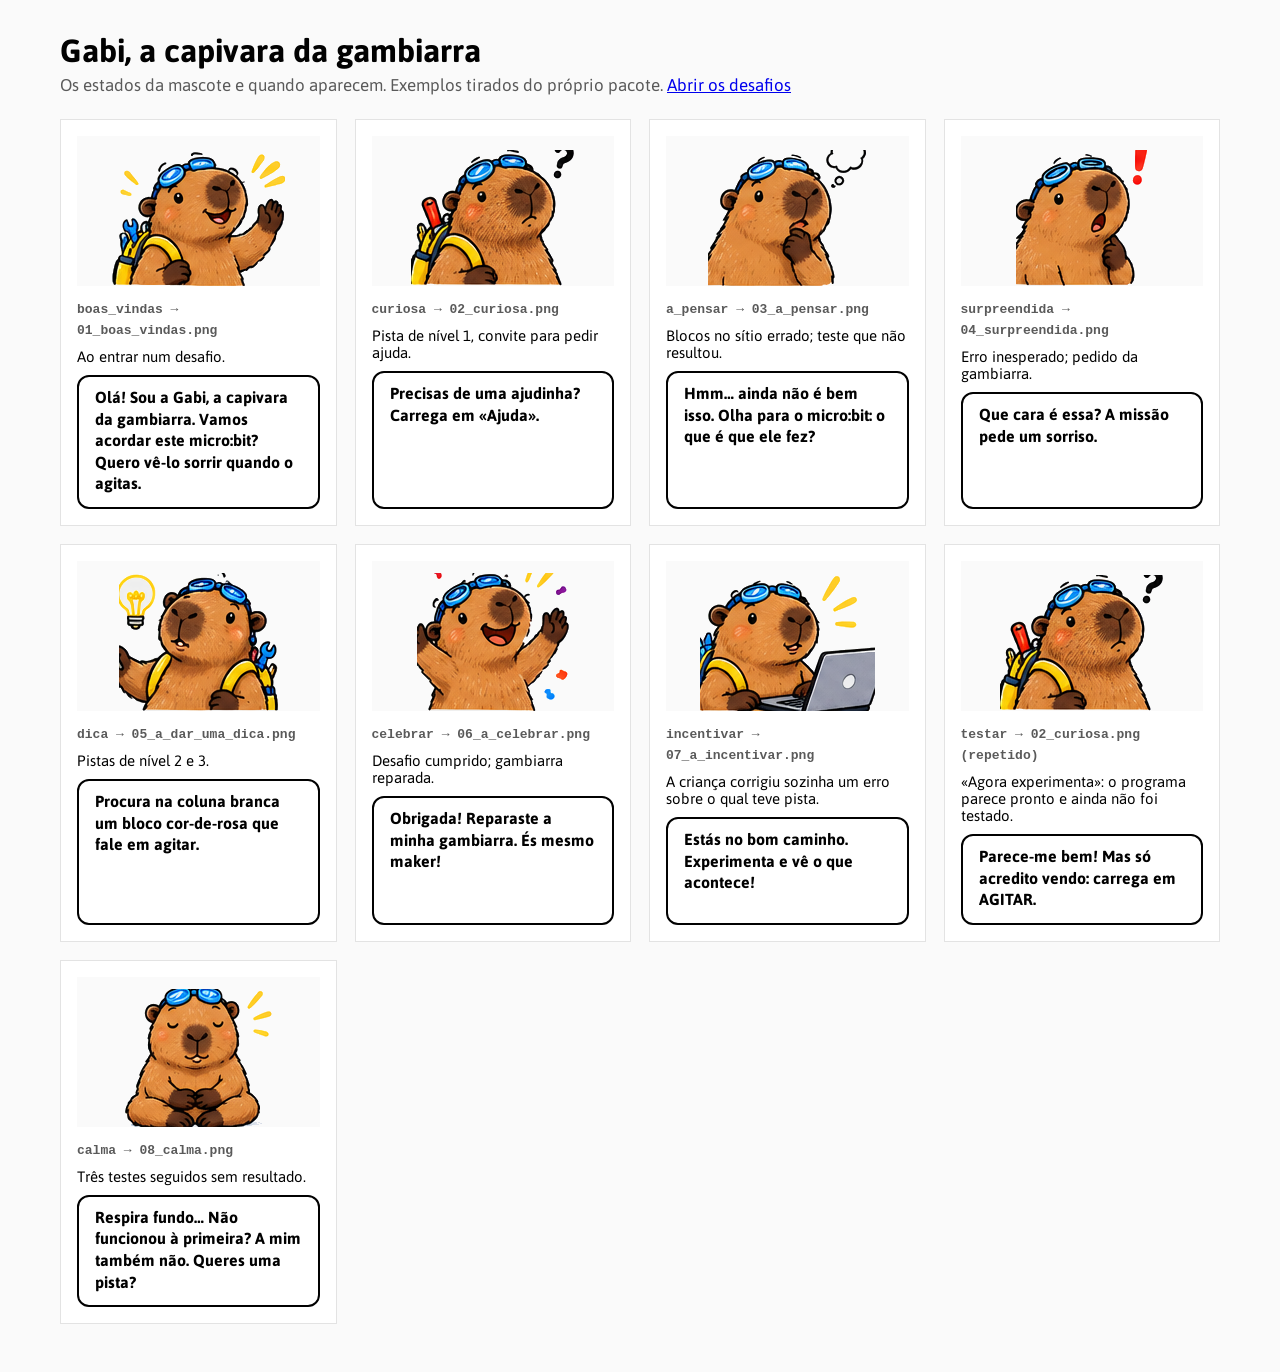
<file: desafios/estados.html>
<!doctype html>
<html lang="pt-PT">
<head>
<meta charset="utf-8">
<meta name="viewport" content="width=device-width, initial-scale=1">
<title>Mascote · os estados</title>
<script src="js/escolha.js"></script>
<link rel="stylesheet" href="css/faisca.css">
<style>
  body { overflow: auto; display: block; }
  .demo { max-width: 1200px; margin: 0 auto; padding: 32px 20px 48px; }
  .demo h1 { margin: 0 0 6px; font-size: 32px; }
  .demo > p { margin: 0 0 24px; color: var(--cinza); font-size: 17px; }
  .grelha { display: grid; grid-template-columns: repeat(auto-fill, minmax(260px, 1fr)); gap: 18px; }
  .cartao-estado { background: #fff; border: 1px solid var(--linha); padding: 16px; display: flex; flex-direction: column; gap: 10px; }
  .cartao-estado figure { margin: 0; height: 150px; display: flex; align-items: flex-end; justify-content: center; background: var(--parede); }
  .cartao-estado img { max-height: 140px; }
  .cartao-estado h2 { margin: 0; font-size: 18px; }
  .cartao-estado code { font-size: 13px; color: var(--cinza); }
  .cartao-estado .tutor-balao { margin: 0; }
  .cartao-estado .tutor-balao::before, .cartao-estado .tutor-balao::after { display: none; }
  .cartao-estado .tutor-texto { font-size: 16px; }
</style>
</head>
<body>
<main class="demo">
  <h1 id="titulo"></h1>
  <p>Os estados da mascote e quando aparecem. Exemplos tirados do próprio pacote. <a id="abrir" href="index.html">Abrir os desafios</a></p>
  <div class="grelha" id="grelha"></div>
</main>
<script src="js/desafios.js"></script>
<script src="vendor/blockly_compressed.js"></script>
<script src="js/blocks.js"></script>
<script src="js/tutor-analise.js"></script>
<script src="js/pistas.js"></script>
<script src="mascotes/gabi.js"></script>
<script src="mascotes/nico.js"></script>
<script src="missoes/primeiros-passos.js"></script>
<script src="missoes/reparar.js"></script>
<script src="missoes/toy-hacking.js"></script>
<script src="missoes/citizen-sensing.js"></script>
<script src="missoes/matematica.js"></script>
<script src="missoes/natureza.js"></script>
<script>
(function () {
  Faisca.ativar(Faisca.MASCOTE_ID, Faisca.ORDEM_MISSOES[0]);
  const M = Faisca.MASCOTE, P = { mascote: M }, T = Faisca.TUTOR;
  // exemplos de todas as missões, ditos por esta mascote
  T.DESAFIOS = Faisca.ORDEM_MISSOES.flatMap(id => Faisca.desafiosDe(Faisca.MISSOES[id]).map(d => d.tutor));
  document.getElementById('titulo').textContent = M.descricao;
  document.getElementById('abrir').href = 'index.html?a=' + M.id;
  // quando aparece cada estado (o motor é comum a todos os pacotes)
  const QUANDO = {
    boas_vindas: 'Ao entrar num desafio.',
    curiosa: 'Pista de nível 1, convite para pedir ajuda.',
    a_pensar: 'Blocos no sítio errado; teste que não resultou.',
    surpreendida: 'Erro inesperado; pedido da gambiarra.',
    dica: 'Pistas de nível 2 e 3.',
    celebrar: 'Desafio cumprido; gambiarra reparada.',
    incentivar: 'A criança corrigiu sozinha um erro sobre o qual teve pista.',
    testar: '«Agora experimenta»: o programa parece pronto e ainda não foi testado.',
    calma: 'Três testes seguidos sem resultado.',
  };
  // um exemplo real de cada estado, tirado das mensagens do pacote
  const ex = {};
  const ver = (e, t) => { t = Faisca.voz(t); if (t && !ex[e]) ex[e] = t; };
  Object.values(T.GERAIS).forEach(([e, t]) => ver(e, t));
  T.DESAFIOS.forEach(d => { if (!d) return; ver(d.boasVindas[0], d.boasVindas[1]); ver('testar', d.testar); ver('celebrar', d.sucesso);
    [...d.regras, ...T.COMUNS].forEach(r => { r.pistas.forEach(([e, t]) => ver(e, t)); ver('incentivar', r.corrigido); });
    if (d.gambiarra) ver('surpreendida', d.gambiarra.pedido); });
  const g = document.getElementById('grelha');
  const vistos = new Set();
  for (const chave of Object.keys(QUANDO)) {
    const f = P.mascote.sprites[chave];
    const s = document.createElement('section');
    s.className = 'cartao-estado';
    s.innerHTML = `<figure><img alt=""></figure><h2><code></code></h2><p style="margin:0;font-size:15px"></p><div class="tutor-balao"><p class="tutor-texto"></p></div>`;
    s.querySelector('img').src = P.mascote.pasta + f + '.png';
    s.querySelector('img').alt = P.mascote.nome + ' — ' + chave;
    s.querySelector('code').textContent = chave + ' → ' + f + '.png' + (vistos.has(f) ? ' (repetido)' : '');
    s.querySelector('p').textContent = QUANDO[chave];
    s.querySelector('.tutor-texto').textContent = ex[chave] || '—';
    vistos.add(f);
    g.appendChild(s);
  }
})();
</script>
</body>
</html>
</file>
<file: desafios/css/faisca.css>
@font-face { font-family: 'Asap'; src: url('../fonts/Asap-Regular_0.ttf') format('truetype'); font-weight: 400; font-display: swap; }
@font-face { font-family: 'Asap'; src: url('../fonts/Asap-Bold_0.ttf') format('truetype'); font-weight: 700; font-display: swap; }

:root {
  --azul: #2364ff;
  --azul-escuro: #1a4fd1;
  --sol: #ffc850;
  --vermelho: #ff5050;
  --tinta: #010101;
  --parede: #fafafa;
  --cinza: #5a5a5a;
  --linha: #e3e3e3;
  --area: #ecf0f1;
}

* { box-sizing: border-box; }
html, body { height: 100%; }
body {
  margin: 0;
  background: var(--parede);
  color: var(--tinta);
  font-family: 'Asap', system-ui, sans-serif;
  display: flex;
  flex-direction: column;
  overflow: hidden;
}

/* ---------------------------------------------------------------- topo */
.topo {
  flex: 0 0 auto;
  height: 68px;
  padding: 0 20px;
  display: flex;
  align-items: center;
  gap: 24px;
  background: var(--tinta);
  color: var(--parede);
}
.marca { display: flex; align-items: center; gap: 10px; flex: 0 0 auto; }
.marca-icone { width: 32px; height: 32px; }
.marca-icone-caixa { display: flex; }
.marca-icone-caixa img { width: 40px; height: 40px; border-radius: 50%; object-fit: cover; background: #fff; }
.marca-nome { font-size: 24px; font-weight: 700; letter-spacing: -0.5px; }
.marca-sub { font-size: 14px; color: var(--sol); }

.caminho { flex: 1 1 auto; display: flex; align-items: center; justify-content: center; gap: 0; }
.passo {
  position: relative;
  width: 44px; height: 44px;
  border-radius: 50%;
  border: 2px solid #555;
  background: transparent;
  color: #9a9a9a;
  font: 700 17px 'Asap', sans-serif;
  display: flex; align-items: center; justify-content: center;
  cursor: pointer;
}
.passo + .passo { margin-left: 22px; }
.passo + .passo::before {
  content: ''; position: absolute; right: 100%; top: 50%;
  width: 24px; height: 2px; background: #555; margin-right: 0;
}
.passo.feito { background: var(--azul); border-color: var(--azul); color: #fff; }
.passo.feito + .passo::before, .passo.feito + .passo.feito::before { background: var(--azul); }
.passo.atual { background: var(--sol); border-color: var(--sol); color: var(--tinta); box-shadow: 0 0 0 4px rgba(255, 200, 80, 0.25); }
.passo.fechado { cursor: not-allowed; }
.passo.fechado svg { width: 16px; height: 16px; }
.passo:focus-visible { outline: 3px solid #fff; outline-offset: 3px; }

.ligacao { display: flex; align-items: center; gap: 12px; flex: 0 0 auto; }
.estado { font-size: 14px; color: #cfcfcf; }
.estado.ok { color: var(--sol); font-weight: 700; }

/* ---------------------------------------------------------------- botões */
.btn {
  min-height: 44px;
  padding: 0 18px;
  border-radius: 4px;
  border: 0;
  font: 700 16px 'Asap', sans-serif;
  cursor: pointer;
}
.btn:focus-visible { outline: 3px solid var(--azul); outline-offset: 2px; }
.btn-claro { background: var(--parede); color: var(--tinta); }
.btn-claro:hover { background: #fff; }
.btn-escuro { background: var(--tinta); color: var(--parede); }
.btn-escuro:hover { background: #222; }
.btn-texto { background: transparent; color: var(--tinta); border: 2px solid var(--tinta); }
.btn-sim { background: #fff; color: var(--tinta); border: 2px solid var(--tinta); flex: 1 1 0; padding: 0 8px; }
.btn-sim:hover { background: var(--sol); }
.btn-sim[aria-pressed="true"] { background: var(--tinta); color: var(--parede); }
.btn-recomecar { border-color: #9a9a9a; color: var(--cinza); }

/* ---------------------------------------------------------------- palco */
.palco { flex: 1 1 auto; display: flex; min-height: 0; }
.lado {
  flex: 0 0 360px;
  display: flex;
  flex-direction: column;
  border-right: 1px solid var(--linha);
  background: #fff;
  overflow-y: auto;
}
.missao { padding: 16px 22px 14px; border-bottom: 1px solid var(--linha); }
.missao-num { font-size: 14px; font-weight: 700; color: var(--azul); }
.missao h1 { margin: 2px 0 8px; font-size: 30px; line-height: 1.1; }
.missao-frase {
  margin: 0 0 14px;
  padding: 12px 14px;
  background: var(--sol);
  font-size: 19px;
  font-weight: 700;
  line-height: 1.3;
}
.missao-passos { margin: 0 0 12px; padding-left: 22px; font-size: 16px; line-height: 1.45; }
.missao-passos li + li { margin-top: 4px; }
.missao-material { font-size: 14px; color: var(--cinza); }
.missao-material strong { color: var(--tinta); }

.sim { padding: 14px 22px 20px; display: flex; flex-direction: column; gap: 12px; }
.sim-placa svg { width: 100%; height: auto; max-height: 34vh; display: block; margin: 0 auto; }
.sim-comandos { display: flex; gap: 8px; flex-wrap: wrap; }
.sim-toque { cursor: pointer; outline: none; }
.sim-toque:hover > *:first-child, .sim-toque:focus-visible > *:first-child { filter: brightness(1.35); }
.sim-led { transition: opacity 60ms linear; }
@keyframes agitar { 0%,100% { transform: rotate(0) } 20% { transform: rotate(-4deg) } 40% { transform: rotate(4deg) } 60% { transform: rotate(-3deg) } 80% { transform: rotate(2deg) } }
.a-agitar { animation: agitar 420ms ease-in-out; transform-origin: 50% 50%; }

/* ---------------------------------------------------------------- editor */
.editor { flex: 1 1 auto; display: flex; flex-direction: column; min-width: 0; }
.editor-barra {
  flex: 0 0 auto;
  height: 56px;
  padding: 0 16px;
  display: flex; align-items: center; justify-content: space-between; gap: 16px;
  border-bottom: 1px solid var(--linha);
  background: #fff;
}
.editor-dica { font-size: 15px; color: var(--cinza); }
.blocos { flex: 1 1 auto; position: relative; min-height: 0; }

/* Blockly: como o MakeCode */
.blocklyFlyoutLabelText { fill: #5a5a5a !important; font: 700 14px 'Asap', sans-serif !important; }
.valor.blocklyShadow > .blocklyField .blocklyText { fill: #575e75 !important; }
.valor.blocklyShadow > .blocklyField image { filter: brightness(0.34); }
.valor.blocklyShadow > path.blocklyPath { stroke: #bfbfbf; }
.blocklyMainBackground { stroke: none !important; }
.blocklyFlyoutBackground { fill: #fff !important; }
.blocklyDropDownDiv { font-family: 'Asap', sans-serif; }
.blocklyMenuItem { font-family: 'Asap', sans-serif !important; font-size: 16px !important; }

/* ---------------------------------------------------------------- festa */
.festa {
  position: fixed; inset: 0;
  background: rgba(1, 1, 1, 0.55);
  display: flex; align-items: center; justify-content: center;
  z-index: 100;
}
.festa[hidden] { display: none; }
.festa-cartao {
  width: min(460px, calc(100vw - 32px));
  padding: 32px 32px 28px;
  background: #fff;
  border-radius: 4px;
  text-align: center;
}
.festa-estrela { width: 96px; height: 96px; animation: salto 600ms ease-out; }
@keyframes salto { 0% { transform: scale(0.3) rotate(-20deg); } 70% { transform: scale(1.1); } 100% { transform: scale(1); } }
.festa h2 { margin: 8px 0 6px; font-size: 34px; }
.festa p { margin: 0 0 22px; font-size: 18px; }
.festa-botoes { display: flex; gap: 12px; justify-content: center; flex-wrap: wrap; }

@media (max-width: 900px) {
  body { overflow: auto; }
  .topo { height: auto; flex-wrap: wrap; padding: 10px 16px; gap: 10px; }
  .caminho { order: 3; flex-basis: 100%; }
  .palco { flex-direction: column; }
  .lado { flex-basis: auto; border-right: 0; }
  .editor { min-height: 560px; height: 94vh; }
}

/* ---------------------------------------------------------------- Mascote (tutor) */
.tutor {
  flex: 0 0 auto;
  display: flex;
  align-items: flex-end;
  gap: 14px;
  padding: 8px 16px 0;
  border-top: 1px solid var(--linha);
  background: #fff;
  min-height: 148px;
}
.tutor-avatar {
  flex: 0 0 auto;
  width: 150px; height: 140px;
  padding: 0; border: 0; background: none; cursor: pointer;
  position: relative;
  display: flex; align-items: flex-end; justify-content: center;
}
.tutor-avatar img { max-width: 100%; max-height: 100%; object-fit: contain; object-position: bottom; display: block; }
.tutor-avatar:focus-visible { outline: 3px solid var(--azul); outline-offset: 2px; }
.tutor-avatar[data-novo]::after {
  content: ''; position: absolute; top: 4px; right: 4px;
  width: 14px; height: 14px; border-radius: 50%;
  background: var(--vermelho); border: 2px solid #fff;
}
@keyframes tutorSalto { 0% { transform: translateY(0) } 35% { transform: translateY(-8px) } 70% { transform: translateY(0) } 85% { transform: translateY(-3px) } 100% { transform: translateY(0) } }
.tutor-avatar.salto img { animation: tutorSalto 520ms ease-out; }
@media (prefers-reduced-motion: reduce) { .tutor-avatar.salto img { animation: none; } }

.tutor-balao {
  flex: 1 1 auto;
  align-self: center;
  position: relative;
  margin: 8px 0 14px;
  padding: 10px 16px 12px;
  background: #fff;
  border: 2.5px solid var(--tinta);
  border-radius: 12px;
  min-width: 0;
}
.tutor-balao::before {
  content: ''; position: absolute; left: -13px; bottom: 22px;
  border: 12px solid transparent; border-right-color: var(--tinta); border-left: 0;
}
.tutor-balao::after {
  content: ''; position: absolute; left: -9px; bottom: 24px;
  border: 10px solid transparent; border-right-color: #fff; border-left: 0;
}
.tutor-balao.tipo-convite { border-style: dashed; }
.tutor-balao.tipo-convite .tutor-texto { color: var(--cinza); font-weight: 400; }
.tutor-balao.tipo-correcao, .tutor-balao.tipo-sucesso { background: #fff8e3; }
.tutor-balao.tipo-correcao::after, .tutor-balao.tipo-sucesso::after { border-right-color: #fff8e3; }
.tutor-cabeca { display: flex; align-items: center; gap: 10px; margin-bottom: 2px; }
.tutor-nome { font-size: 13px; font-weight: 700; color: var(--azul); }
.tutor-nivel { display: inline-flex; gap: 4px; }
.tutor-nivel span { width: 9px; height: 9px; border-radius: 50%; border: 2px solid var(--tinta); }
.tutor-nivel span.on { background: var(--sol); }
.tutor-texto { margin: 0; font-size: 18px; font-weight: 700; line-height: 1.35; }

.tutor-acoes { flex: 0 0 auto; align-self: center; display: flex; flex-direction: column; gap: 8px; padding-bottom: 6px; }
.tutor-fechar {
  min-height: 36px; border: 0; background: none; color: var(--cinza);
  font: 700 14px 'Asap', sans-serif; text-decoration: underline; cursor: pointer;
}

/* recolhida: só a cabeça e o botão de ajuda */
.tutor.recolhida { min-height: 0; padding: 4px 16px; align-items: center; }
.tutor.recolhida .tutor-avatar { width: 60px; height: 56px; }
.tutor.recolhida .tutor-balao, .tutor.recolhida .tutor-fechar, .tutor.recolhida #tutorGambiarra { display: none; }
.tutor.recolhida .tutor-acoes { flex-direction: row; padding: 0; }

.festa-mascote { width: 150px; height: auto; animation: salto 600ms ease-out; }
.festa-extra { margin: -8px 0 22px !important; font-size: 16px !important; color: var(--cinza); }

@media (max-width: 900px) {
  .tutor-avatar { width: 96px; height: 92px; }
  .tutor-texto { font-size: 16px; }
  .tutor { min-height: 108px; }
}

/* Enviar para o micro:bit (.hex) */
.enviar-cartao { width: min(580px, calc(100vw - 32px)); text-align: left; }
.enviar-cartao h2 { text-align: center; }
.enviar-passos { margin: 0 0 16px; padding-left: 28px; font-size: 18px; line-height: 1.45; }
.enviar-passos li { margin-bottom: 8px; }
.enviar .festa-botoes, .enviar-cartao .festa-botoes { justify-content: flex-end; }
.enviar-cartao .enviar-estado { min-height: 24px; margin: 0 0 16px; font-size: 16px; color: var(--cinza); }
.enviar-cartao .enviar-estado.ok { color: #1a7f37; font-weight: 700; }
.enviar-cartao .enviar-estado.erro { color: #b42318; }
.btn-enviar { background: var(--sol); color: var(--tinta); }
.btn-enviar:hover { background: #fff; }

/* ---------------------------------------------------------------- tema Nico (Buinho Educativo)
   Creme, azul e laranja do Buinho Educativo. Os blocos mantêm as cores do MakeCode. */
html[data-mascote="nico"] {
  --azul: #2038a6;
  --azul-escuro: #172a80;
  --sol: #fa6415;
  --parede: #faf0e1;
}
html[data-mascote="nico"] .topo { background: var(--azul); }
html[data-mascote="nico"] .tutor-balao.tipo-correcao,
html[data-mascote="nico"] .tutor-balao.tipo-sucesso { background: #fff3e6; }
html[data-mascote="nico"] .tutor-balao.tipo-correcao::after,
html[data-mascote="nico"] .tutor-balao.tipo-sucesso::after { border-right-color: #fff3e6; }
html[data-mascote="nico"] .passo.feito { background: #fff; border-color: #fff; color: var(--azul); }
html[data-mascote="nico"] .passo.feito + .passo::before { background: #fff; }
html[data-mascote="nico"] .passo.atual { box-shadow: 0 0 0 4px rgba(250, 100, 21, 0.3); }

/* ---------------------------------------------------------------- missões, níveis e som */
.btn-missoes {
  display: inline-flex; align-items: center; gap: 6px; flex: 0 0 auto;
  color: var(--parede); text-decoration: none; font-weight: 700; font-size: 14px;
  padding: 8px 10px; border: 2px solid rgba(255,255,255,0.35); border-radius: 4px;
}
.btn-missoes svg { width: 18px; height: 18px; }
.btn-missoes:hover, .btn-missoes:focus-visible { border-color: #fff; outline: none; }
.passo.novo-nivel { margin-left: 46px; }
.passo.novo-nivel::before { background: repeating-linear-gradient(90deg, rgba(255,255,255,0.6) 0 4px, transparent 4px 8px) !important; }
.sons { display: flex; gap: 6px; }
.btn-som {
  width: 38px; height: 38px; display: grid; place-items: center; cursor: pointer;
  background: transparent; color: var(--parede); border: 2px solid rgba(255,255,255,0.35); border-radius: 50%;
}
.btn-som svg { width: 20px; height: 20px; }
.btn-som[aria-pressed="false"] { opacity: 0.45; }
.btn-som[aria-pressed="false"]::after { content: ''; position: absolute; width: 26px; height: 2px; background: currentColor; transform: rotate(-45deg); }
.btn-som { position: relative; }
.btn-som:hover, .btn-som:focus-visible { border-color: #fff; outline: none; }
.enviar-nota { margin: 0 0 12px; font-size: 14px; color: var(--cinza); }

/* ---------------------------------------------------------------- ecrã inicial */
body.modo-inicio > .topo, body.modo-inicio > .palco { display: none; }
.inicio { position: fixed; inset: 0; overflow: auto; background: var(--parede); display: flex; flex-direction: column; }
.inicio[hidden] { display: none; }
.inicio-topo { flex: 0 0 auto; height: 68px; padding: 0 20px; display: flex; align-items: center; gap: 10px; background: var(--tinta); color: var(--parede); }
html[data-mascote="nico"] .inicio-topo { background: var(--azul); }
.inicio-topo .espaco { flex: 1; }
.inicio-corpo { width: 100%; max-width: 1180px; margin: 0 auto; padding: 28px 20px 48px; }
.inicio h1 { font-size: 34px; margin: 0 0 14px; }
.inicio h2 { font-size: 26px; margin: 34px 0 14px; }
.mascotes { display: grid; grid-template-columns: repeat(auto-fit, minmax(300px, 1fr)); gap: 16px; }
.cartao-mascote {
  display: flex; align-items: center; gap: 16px; text-align: left; cursor: pointer;
  background: #fff; border: 3px solid var(--linha); border-radius: 10px; padding: 14px 18px; font: inherit; color: inherit;
  transition: border-color 120ms, transform 120ms;
}
.cartao-mascote img { width: 120px; height: 110px; object-fit: contain; flex: 0 0 auto; }
.cartao-mascote:hover { transform: translateY(-2px); }
.cartao-mascote[aria-checked="true"] { border-color: var(--azul); box-shadow: 0 0 0 4px rgba(35, 100, 255, 0.15); }
.cartao-mascote:focus-visible { outline: 3px solid var(--azul); outline-offset: 2px; }
.cm-texto { display: flex; flex-direction: column; gap: 4px; }
.cm-texto strong { font-size: 24px; }
.cm-texto em { font-style: normal; color: var(--azul); font-weight: 700; font-size: 15px; }
.cm-perfil { font-size: 15px; color: var(--cinza); line-height: 1.35; }
.missoes { display: grid; grid-template-columns: repeat(auto-fill, minmax(250px, 1fr)); gap: 16px; }
.cartao-missao {
  position: relative; display: flex; flex-direction: column; gap: 6px; text-align: left; cursor: pointer;
  background: #fff; border: 2px solid var(--linha); border-top: 8px solid var(--cor); border-radius: 10px;
  padding: 16px 18px 18px; font: inherit; color: inherit; min-height: 210px;
  transition: transform 120ms, box-shadow 120ms;
}
.cartao-missao:hover { transform: translateY(-3px); box-shadow: 0 6px 18px rgba(0,0,0,0.08); }
.cartao-missao:focus-visible { outline: 3px solid var(--cor); outline-offset: 2px; }
.cartao-missao strong { font-size: 24px; }
.cx-tema { font-size: 13px; font-weight: 700; text-transform: uppercase; letter-spacing: 0.04em; color: var(--cor); }
.cx-desc { font-size: 15px; line-height: 1.35; color: var(--tinta); flex: 1; }
.cx-niveis { font-size: 13px; color: var(--cinza); }
.cx-barra { height: 8px; background: var(--linha); border-radius: 4px; overflow: hidden; }
.cx-barra span { display: block; height: 100%; background: var(--cor); }
.cx-feito { align-self: flex-start; margin-top: 4px; font-weight: 700; font-size: 15px; padding: 6px 12px; border-radius: 4px; background: var(--cor); color: #fff; }
.cartao-missao.em-preparacao { cursor: default; opacity: 0.55; border-top-style: dashed; }
.cartao-missao.em-preparacao:hover { transform: none; box-shadow: none; }
.cartao-missao.em-preparacao .cx-feito { background: transparent; color: var(--cinza); border: 2px dashed var(--linha); }
@media (max-width: 700px) { .cartao-mascote img { width: 84px; height: 80px; } .inicio h1 { font-size: 28px; } }
/* barra do topo: o estado só aparece quando há micro:bit verdadeiro ligado (ganha espaço para missões e som) */
.topo .estado:not(.ok):not(.aviso) { display: none; }
.passo.novo-nivel { margin-left: 34px; }
@media (max-width: 1400px) { .topo .marca-sub { display: none; } .topo { gap: 16px; } }

/* ---------------------------------------------------------------- sensores, variáveis e dados no micro:bit do ecrã */
.sim-sensores { display: flex; flex-wrap: wrap; gap: 6px 10px; margin: 6px 0 4px; }
.sim-sensores[hidden] { display: none; }
.sim-slider { display: grid; grid-template-columns: auto 1fr 3.4em; align-items: center; gap: 8px; width: 100%; font-size: 14px; font-weight: 700; }
.sim-slider[hidden] { display: none; }
.sim-slider input { width: 100%; accent-color: var(--azul); }
.sim-slider output { font-variant-numeric: tabular-nums; text-align: right; color: var(--cinza); }
.btn-sensor { font-size: 13px; padding: 6px 10px; min-height: 0; }
.btn-sensor[aria-pressed="true"] { background: var(--sol); }
.sim-vars { display: flex; flex-wrap: wrap; gap: 6px; margin-top: 6px; }
.sim-vars[hidden] { display: none; }
.sim-vars span { font-size: 14px; background: #fff; border: 2px solid #dc143c; border-radius: 14px; padding: 2px 10px; font-variant-numeric: tabular-nums; }
.sim-vars b { color: #dc143c; margin-right: 4px; }
.sim-dados { width: 100%; border-collapse: collapse; font-size: 13px; margin-top: 6px; background: #fff; }
.sim-dados caption { text-align: left; font-weight: 700; color: #378273; padding-bottom: 2px; }
.sim-dados td { border: 1px solid var(--linha); padding: 2px 6px; }
.sim-dados td:last-child { text-align: right; font-variant-numeric: tabular-nums; }
.sim-dados[hidden] { display: none; }
.lado { overflow-y: auto; }
/* secções da caixa de blocos grande (cor da gaveta do MakeCode) */
.blocklyFlyoutLabelText { font-family: 'Asap', sans-serif !important; font-weight: 700; }
.gaveta .blocklyFlyoutLabelText { fill: #5a5a5a; font-size: 15px; }
.gaveta-novos .blocklyFlyoutLabelText { fill: #c27c00; }
.gaveta-basico .blocklyFlyoutLabelText { fill: #1e90ff; } .gaveta-entrada .blocklyFlyoutLabelText { fill: #d400d4; }
.gaveta-musica .blocklyFlyoutLabelText { fill: #e63022; } .gaveta-led .blocklyFlyoutLabelText { fill: #5c2d91; }
.gaveta-ciclos .blocklyFlyoutLabelText { fill: #00aa00; } .gaveta-logica .blocklyFlyoutLabelText { fill: #00a4a6; }
.gaveta-variaveis .blocklyFlyoutLabelText { fill: #dc143c; } .gaveta-matematica .blocklyFlyoutLabelText { fill: #9400d3; }
.gaveta-pinos .blocklyFlyoutLabelText { fill: #b22222; } .gaveta-registodedados .blocklyFlyoutLabelText { fill: #378273; }
/* caminho por nível: separador com o nome do nível */
.nivel-tab { flex: 0 0 auto; margin-right: 10px; font: 700 13px 'Asap', sans-serif; color: var(--parede); background: transparent;
  border: 2px solid rgba(255,255,255,0.35); border-radius: 14px; padding: 4px 10px; cursor: pointer; }
.nivel-tab[aria-current="true"] { background: var(--parede); color: var(--tinta); border-color: var(--parede); }
.nivel-tab:disabled { opacity: 0.4; cursor: not-allowed; }
.caminho .passo { width: 34px; height: 34px; font-size: 15px; }
.caminho .passo + .passo { margin-left: 12px; }
.caminho .passo + .passo::before { width: 12px; }
</file>
